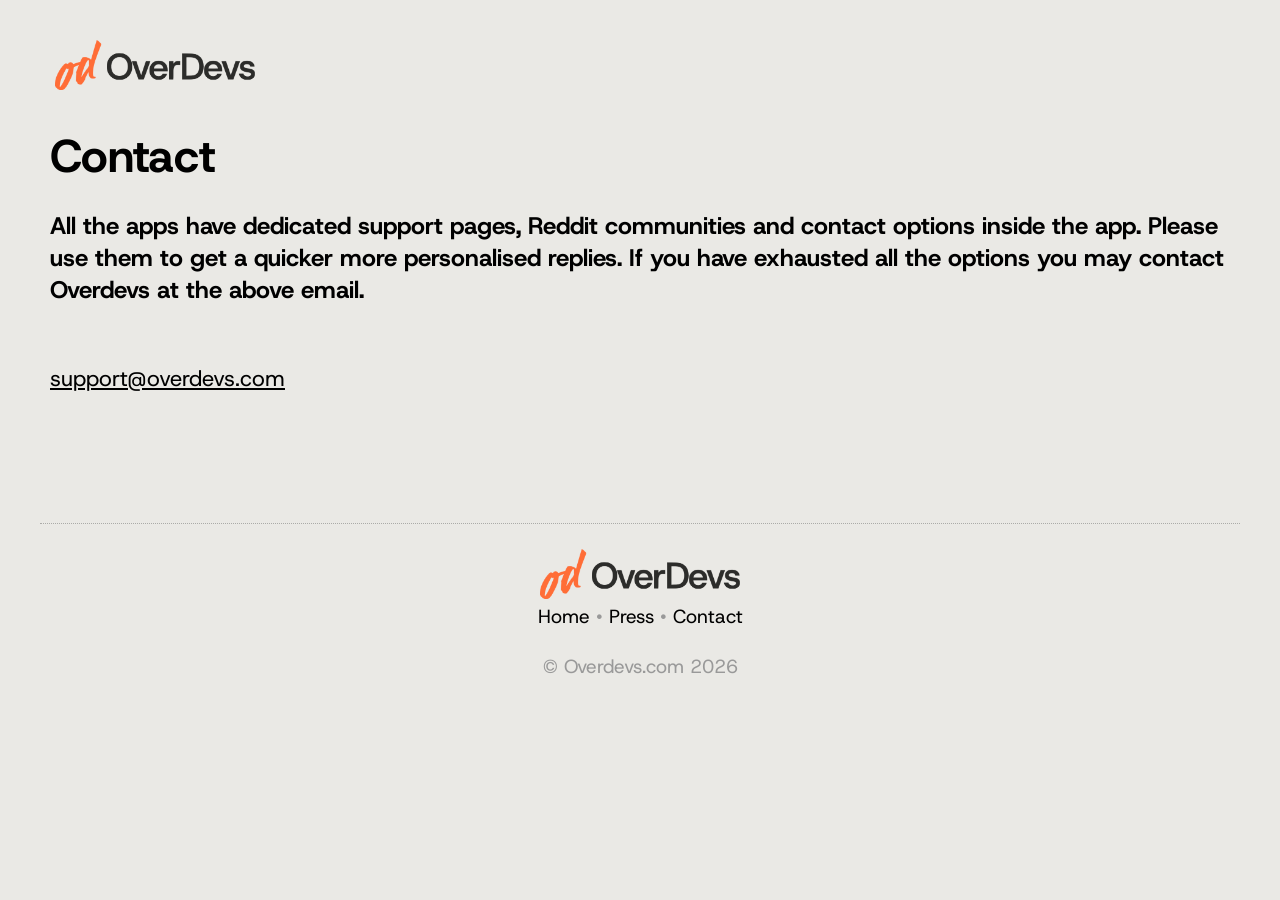
<file: docs/contact.html>
<!DOCTYPE html>
<html>
	<head>
		<meta charset='UTF-8'>
		<meta name="viewport" content="width=device-width, initial-scale=1">
		<title>Contact | OverDevs </title>
<link href="https://fonts.googleapis.com/css2?family=Host+Grotesk:ital,wght@0,300..800;1,300..800&family=Instrument+Serif:ital@0;1&display=swap" rel="stylesheet">
<link href="stylesheet.css" rel="stylesheet">
<meta name="description" content="Contact overdevs. ">
<meta name="keywords" content="Overdevs, Avadhesh, at4k, offchess, kyu, launcher,apps, app, studio">

<meta name="author" content="Avadhesh Bhunwaliya">
<meta name="theme-color" content="#eae9e5">
    <link rel="icon" href="favicon.png" type="image/png" />
    <link rel="shortcut icon" href="favicon.png" type="image/png" /> 
</head>
<body>
<div class="bodywrap">

<div class="header ">
<div class="headerwrap">
<a href="/">
<img src="overdevs4.png" width="200"> 
</a>
</div>
</div>

<div class="page fade-in-section"><div class="pagewrap">
<h1>Contact</h1>
<div class="link">
<strong>All the apps have dedicated support pages, Reddit communities and contact options inside the app. Please use them to get a quicker more personalised replies. If you have exhausted all the options you may contact Overdevs at the above email.</strong><br>
<br>
<a href="">support@overdevs.com</a>
<br><br><br><br><br>
</div>

</div>
<div class="footer">
<div class="footernav">
<img src="overdevs4.png" class="bottomlogo" alt="Overdevs.com">
<a href="/">Home</a> &bull; <a href="/press">Press</a> &bull; <a href="/contact">Contact</a><br><br>
&copy; Overdevs.com 2026
</div></div>
<script>document.addEventListener("DOMContentLoaded", () => {
  // 1. Select all targeted sections
  const sections = document.querySelectorAll('.fade-in-section');

  // 2. Set options for the observer
  const options = {
    root: null,         // Uses the viewport as the container
    rootMargin: "0px",  // Triggers exactly at the viewport boundary
    threshold: 0.1     // Triggers when 15% of the section is visible
  };

  // 3. Define the callback function
  const observer = new IntersectionObserver((entries, observer) => {
    entries.forEach(entry => {
      // If the section enters the viewport
      if (entry.isIntersecting) {
        entry.target.classList.add('is-visible');
        // Stop observing once the animation triggers (optional)
        observer.unobserve(entry.target); 
      }
    });
  }, options);

  // 4. Attach the observer to each section
  sections.forEach(section => {
    observer.observe(section);
  });
});

function toggleme() {

  const target = document.getElementById("navmenu");
  if (target.style.display === "none") {
    target.style.display = "block";
  } else {
    target.style.display = "none";
  }
}
</script></body></html>
</file>
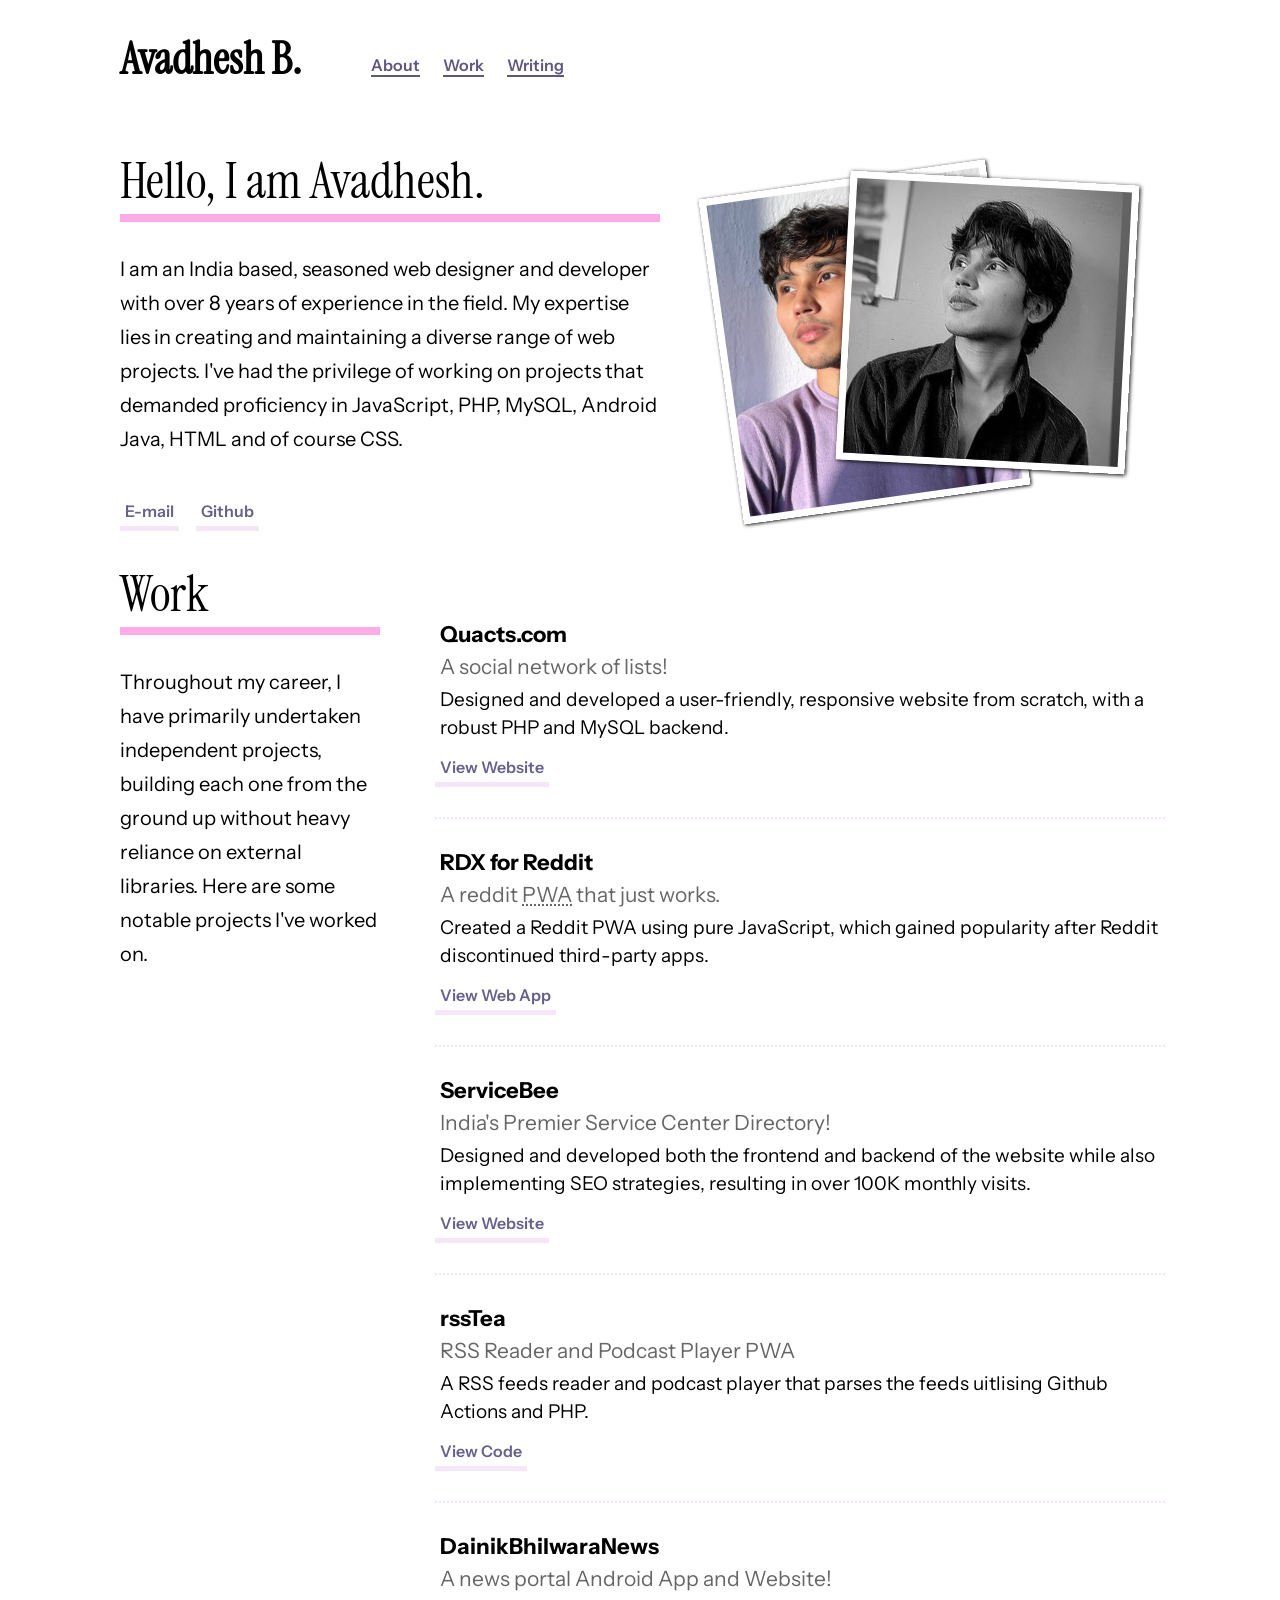
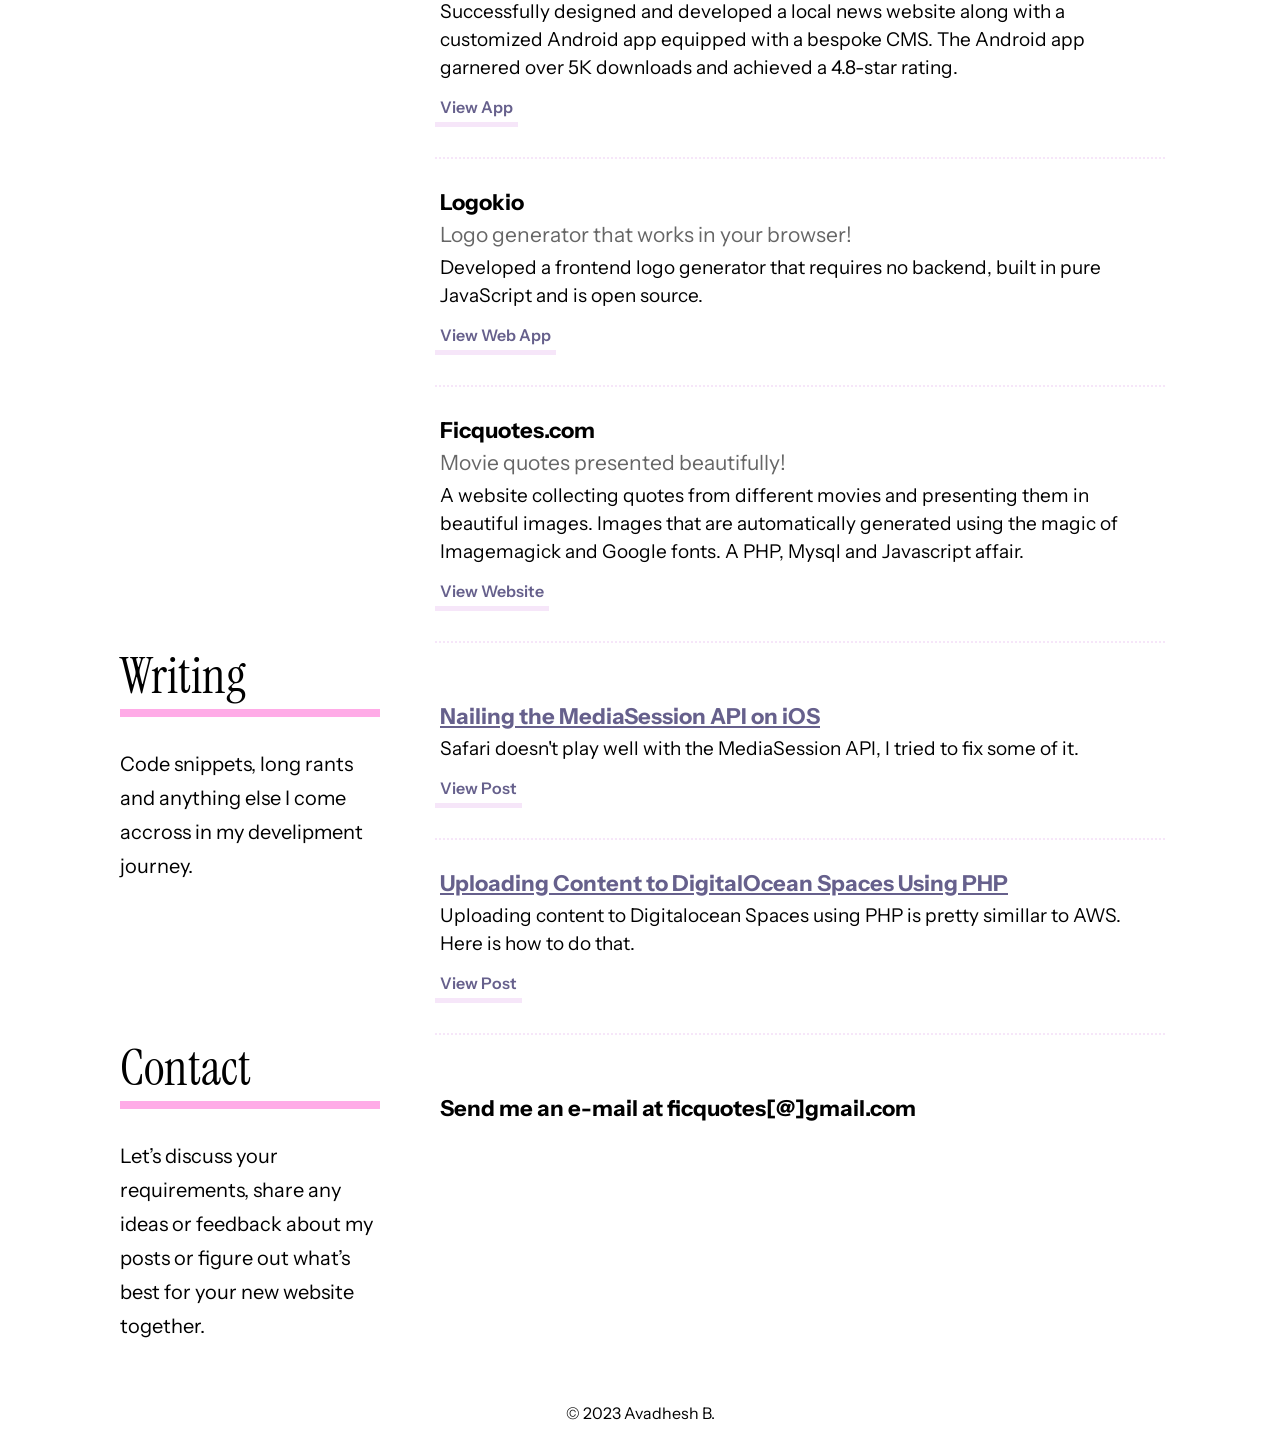
<file: docs/oldindex.html>
<!doctype html><html>
<head>
<title>Avadhesh B. - Overdevs</title>
<meta name="description" content="A little bit of code, a little bit of blog, a whole lot of showoff.">
<meta charset="utf-8">
<link href="https://fonts.googleapis.com/css2?family=Instrument+Sans&family=Instrument+Serif&display=swap" rel="stylesheet">
<meta name="viewport" content="width=device-width, initial-scale=1.0, minimum-scale=1.0">
</head>
<body>
<div class="headerouter"><div class="headerwrap">
<header class="title"><h1>Avadhesh B.</h1></header>
<nav class="menu"><ul>
<li><a href="#about">About</a></li>
<li><a href="#work">Work</a></li>
<li><a href="#writing">Writing</a></li>
</ul></nav></div></div>
<section id="about" class="hp">
<div class="left">
<h2>Hello, I am Avadhesh.</h2>
<p class="abouttext">I am an India based, seasoned web designer and developer with over 8 years of experience in the field. My expertise lies in creating and maintaining a diverse range of web projects. I've had the privilege of working on projects that demanded proficiency in  JavaScript, PHP, MySQL, Android Java, HTML and of course CSS.
</p>
<div class="herolinkwrap">
<a href="mailto:ficquotes@gmail.com" class="herolink">E-mail</a> <a href="https://github.com/avadhesh18" class="herolink">Github</a>
</div>
</div>
<div class="right"><div class="image"><img src="Snapseed.png" alt="Avadhesh's picture" class="image1 i1"/><img src="picc.jpg" alt="Avadhesh's picture" class="image1 i2"/></div></div>
</section>

<section id="work" class="hp">
<div class="left">
<h2>Work</h2>
<p class="abouttext">Throughout my career, I have primarily undertaken independent projects, building each one from the ground up without heavy reliance on external libraries. Here are some notable projects I've worked on.</p>
</div>
<div class="right">
<div class="showcase">
<h3>Quacts.com</h3>
<p class="text"><em>A social network of lists! </em> Designed and developed a user-friendly, responsive website from scratch, with a robust PHP and MySQL backend.
</p><div class="showcaselink"><a class="visit" href="https://quacts.com/" rel="nofollow">View Website</a>
</div>
</div>
<div class="showcase">
<h3>RDX for Reddit</h3>
<p class="text"><em>A reddit <abbr title="Progressive Web App">PWA</abbr> that just works. </em> Created a Reddit PWA using pure JavaScript, which gained popularity after Reddit discontinued third-party apps.
<div class="showcaselink"><a class="visit" href="https://rdx.overdevs.com/" rel="nofollow">View Web App</a>
</div>
</div>
<div class="showcase">
<h3>ServiceBee</h3>
<p class="text"><em>India's Premier Service Center Directory!</em> Designed and developed both the frontend and backend of the website while also implementing SEO strategies, resulting in over 100K monthly visits.
<div class="showcaselink"><a class="visit" href="https://servicebee.in/" rel="nofollow">View Website</a>
</div>
</div>
<div class="showcase">
<h3>rssTea</h3>
<p class="text"><em>RSS Reader and Podcast Player PWA</em> A RSS feeds reader and podcast player that parses the feeds uitlising Github Actions and PHP. <div class="showcaselink"><a class="visit" href="https://github.com/avadhesh18/rssTea" rel="nofollow">View Code</a>
</div>
</div>
<div class="showcase">
<h3>DainikBhilwaraNews</h3>
<p class="text"><em>A news portal Android App and Website!</em> Successfully designed and developed a local news website along with a customized Android app equipped with a bespoke CMS. The Android app garnered over 5K downloads and achieved a 4.8-star rating. <div class="showcaselink"><a class="visit" href="https://play.google.com/store/apps/details?id=com.dainikbhilwaranews" rel="nofollow">View App</a>
</div>
</div>
<div class="showcase">
<h3>Logokio</h3>
<p class="text"><em>Logo generator that works in your browser!</em>  Developed a frontend logo generator that requires no backend, built in pure JavaScript and is open source.
<div class="showcaselink"><a class="visit" href="https://logokio.com/" rel="nofollow">View Web App</a>
</div>
</div>
<div class="showcase">
<h3>Ficquotes.com</h3>
<p class="text"><em>Movie quotes presented beautifully!</em> A website collecting quotes from different movies and presenting them in beautiful images. Images that are automatically generated using the magic of Imagemagick and Google fonts. A PHP, Mysql and Javascript affair.
<div class="showcaselink"><a class="visit" href="https://ficquotes.com/" rel="nofollow">View Website</a>
</div>
</div>
</div>
</section>

<section id="writing" class="hp">
<div class="left">
<h2>Writing</h2>
<p class="abouttext">Code snippets, long rants and anything else I come accross in my develipment journey.</p>
</div>
<div class="right">
<div class="showcase">
<h3><a href="ios-mediasession.html">Nailing the MediaSession API on iOS</a></h3>
<p class="text">Safari doesn't play well with the MediaSession API, I tried to fix some of it.
</p><div class="showcaselink"><a class="visit" href="ios-mediasession.html">View Post</a>
</div>
</div>
<div class="showcase">
<h3><a href="digitalocean-spaces-upload-php.html">Uploading Content to DigitalOcean Spaces Using PHP</a></h3>
<p class="text">Uploading content to Digitalocean Spaces using PHP is pretty simillar to AWS. Here is how to do that.</p><div class="showcaselink"><a class="visit" href="digitalocean-spaces-upload-php.html">View Post</a>
</div>
</div>
</div>
</section>
<section id="contact" class="hp">
<div class="left">
<h2>Contact</h2>
<p class="abouttext">Let’s discuss your requirements, share any ideas or feedback about my posts or figure out what’s best for your new website together.
</p>
</div>
<div class="right">
<div class="showcase">
<h3>Send me an e-mail at ficquotes[@]gmail.com
</h3>
</div>
</div>
</section>
<footer>&copy; 2023 Avadhesh B.</footer>
<style>
body {
    margin: 0;
    font-family: 'Instrument Sans',sans-serif;
}

header.title {
    display: block;
}
.headerouter {
    background: #ffffff;
}

header.title h1 {
    font-family: instrument serif;
    font-size: 44px;
    margin: 30px;
}
.headerwrap {
    display: flex;
    max-width: 1100px;
    margin: 0 auto;
    background: #ffffff;
    margin-bottom: 30px;
}

nav.menu {
    margin: 0px;
    padding: 0px;
    display: block;
}

nav.menu ul {
    list-style-position: inside;
    list-style-type: none;
    padding: 0px;
    margin: 30px;
}

nav.menu ul li {
  background: transparent;
    padding: 20px 0px 0px;
    margin: 5px 10px;
    transition: 0.2s;
    display: inline-block;
    text-decoration: none;
    color: #5e567f;
    border-bottom: 2px solid;
}

nav.menu ul li a {
    color: #60567f;
    font-family: instrument sans,xxx;
    text-decoration: none;
    font-weight: 600;
}

section h2 {
  font-family: 'Instrument Serif';
    font-size: 50px;
    margin: 0px 30px 30px;
    font-weight:normal;
}

.image img {
max-width: 275px;
}

p.abouttext {
  font-size: 20px;
    line-height: 34px;
    margin: 30px;
}


nav.menu ul li:hover {
    border-bottom: 2px solid #ffffff;
}


.left {
    width: 320px;
}

section.hp {
    overflow: hidden;
    clear: both;
    display: flex;
    max-width: 1100px;
    margin: 0 auto;
}

.right {flex: 1; padding-top: 30px;}

.showcase h3 {
    font-size: 22px;
    margin: 30px 30px 5px;
}

.showcase p {
    font-size: 19px;
    line-height: 28px;
    margin: 0px 30px;
}

.showcase em {
    font-size: 21px;
    display: block;
    color: #666;
    font-style: normal;
    margin: 5px 0px;
}
.showcaselink {
    margin: 0px 25px;
    border-bottom: 2px dotted #f6e6f9;
    padding-bottom: 30px;
}
a.visit {
    display: inline-block;
    margin: 10px 0px 0px;
    color: #66608c;
    border-bottom: 5px solid #f6e6f9;
    padding: 5px;
    background: white;
    text-decoration: none;
    font-weight: 600;
    transition:0.5s;

}
section h2:after {
    content: " ";
    width: auto;
    height: 8px;
    background: #ffabe7;
    display: inline-block;
    display: block;
}

.image img {
border: 7px solid white;
    box-shadow: 1px 1px 4px #000;
    transform: rotate(-8deg);
    position: absolute;
    left: 30px;
    transition: 0.1s;
}

.image {clear: both;position: relative;}

img.image1.i2 {
    transform: rotate(3deg);
    left: 153px;
}

section#about .left {
    width: 600px;
}

.image:hover > .i1 {
    z-index: 10;
}


.image {clear: both;position: relative;}

img.image1.i2 {
    transform: rotate(3deg);
    left: 153px;
}

section#about .left {
    width: 600px;
}

.image:hover > .i1 {
    z-index: 10;
}

a.herolink {
    display: inline-block;
    margin: 10px 0px 0px;
    color: #66608c;
    border-bottom: 5px solid #f6e6f9;
    padding: 5px;
    background: white;
    text-decoration: none;
    font-weight: 600;
    margin-right: 14px;
    transition:0.5s;
}
a.herolink:hover, a.visit:hover{
border-bottom: 5px solid #fff;
}
.herolinkwrap {margin:30px;}
.showcase h3 a {
    color: #66608c;
}
footer {
    display: block;
    text-align: center;
    padding: 30px;
}
.showcase h3 a:hover {
    text-decoration: none;
}

@media only screen and (max-width: 600px) {

.headerwrap {
    display: block;
    text-align: center;
    overflow: hidden;
}

header.title h1 {
    margin-bottom: 0px;
}

nav.menu ul {
    margin-top: 0px;
}

section.hp {
    display: block;
}

.left {
    width: auto !important;
}

.right {
    flex: none;
    padding-top: 0px;
}

section#abou .right {
    height: 300px;
}

.image {
    height: 250px;
}

.image img {
    max-width: 50%;
    text-align: center;
}
}
</style>
</body>
</html>
</file>
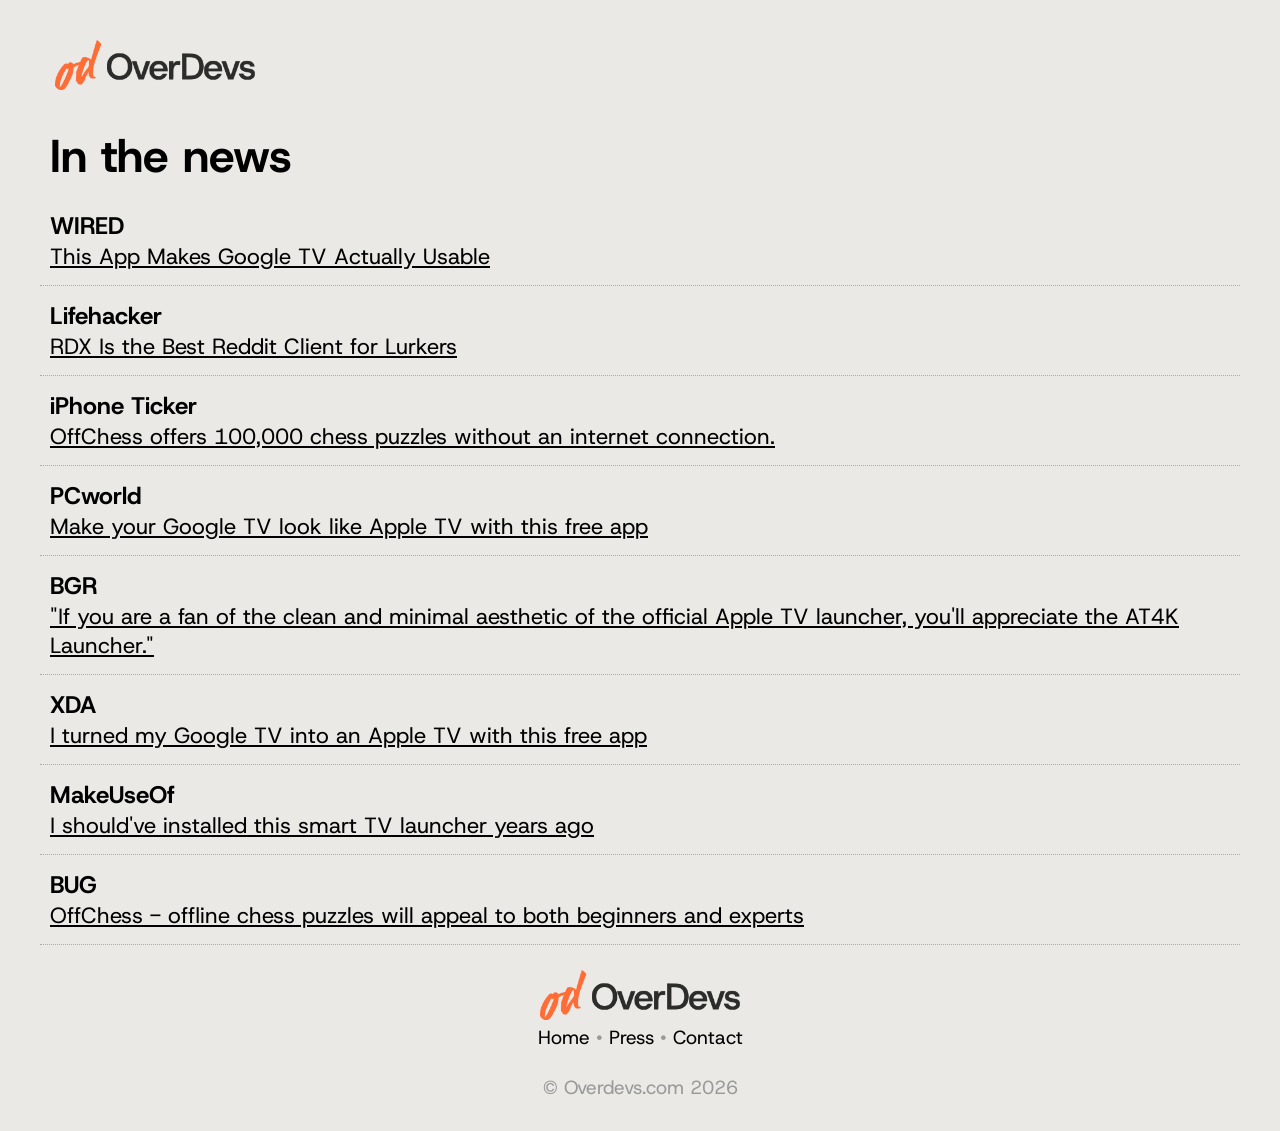
<file: docs/press.html>
<!DOCTYPE html>
<html>
	<head>
		<meta charset='UTF-8'>
		<meta name="viewport" content="width=device-width, initial-scale=1">
		<title>In the News | OverDevs </title>
<link href="https://fonts.googleapis.com/css2?family=Host+Grotesk:ital,wght@0,300..800;1,300..800&family=Instrument+Serif:ital@0;1&display=swap" rel="stylesheet">
<link href="stylesheet.css" rel="stylesheet">
<meta name="description" content="Overdevs in the news. ">
<meta name="keywords" content="Overdevs, Avadhesh, at4k, offchess, kyu, launcher,apps, app, studio">

<meta name="author" content="Avadhesh Bhunwaliya">
<meta name="theme-color" content="#eae9e5">
    <link rel="icon" href="favicon.png" type="image/png" />
    <link rel="shortcut icon" href="favicon.png" type="image/png" /> 
</head>
<body>
<div class="bodywrap">

<div class="header ">
<div class="headerwrap"><a href="/">
<img src="overdevs4.png" width="200"> </a>

</div>
</div>

<div class="page fade-in-section"><div class="pagewrap">
<h1>In the news</h1>
<div class="link">
<strong>WIRED</strong>
<a href="https://www.wired.com/story/at4k-app-makes-google-tv-actually-usable/">This App Makes Google TV Actually Usable</a>
</div>
<div class="link">
<strong>Lifehacker</strong>
<a href="https://lifehacker.com/tech/rdx-is-a-clean-reddit-client-for-lurkers?test_uuid=zXnWOLjQQwkYjMVwrvo5w&test_variant=A">RDX Is the Best Reddit Client for Lurkers</a>
</div>
<div class="link">
<strong>iPhone Ticker</strong>
<a href="https://www.iphone-ticker.de/offchess-bietet-100-000-schachraetsel-ohne-internetverbindung-259793/">OffChess offers 100,000 chess puzzles without an internet connection.
</a>
</div>
<div class="link">
<strong>PCworld</strong>
<a href="https://www.pcworld.com/article/3046242/make-your-google-tv-look-like-apple-tv-with-this-free-app.html">Make your Google TV look like Apple TV with this free app
</a>
</div>

<div class="link">
<strong>BGR</strong>
<a href="https://www.bgr.com/2140758/best-smart-tv-launchers-you-can-try/">"If you are a fan of the clean and minimal aesthetic of the official Apple TV launcher, you'll appreciate the AT4K Launcher."</a>
</div>

<div class="link">
<strong>XDA</strong>
<a href="https://www.xda-developers.com/turned-google-tv-into-apple-tv-free-app/">I turned my Google TV into an Apple TV with this free app</a>
</div>

<div class="link">
<strong>MakeUseOf</strong>
<a href="https://www.makeuseof.com/use-at4k-launcher-google-android-tv/">I should've installed this smart TV launcher years ago
</a>
</div>


<div class="link">
<strong>BUG</strong>
<a href="https://www.bug.hr/appdana/offchess-rjesavanje-zagonetki-u-sahu-dopast-ce-se-i-pocetnicima-i-znalcima-52507">OffChess - offline chess puzzles will appeal to both beginners and experts</a>
</div>



</div>
<div class="footer">
<div class="footernav">
<img src="overdevs4.png" class="bottomlogo" alt="Overdevs.com">
<a href="/">Home</a> &bull; <a href="/press">Press</a> &bull; <a href="/contact">Contact</a><br><br>
&copy; Overdevs.com 2026
</div></div>

<style>
</style>
<script>document.addEventListener("DOMContentLoaded", () => {
  // 1. Select all targeted sections
  const sections = document.querySelectorAll('.fade-in-section');

  // 2. Set options for the observer
  const options = {
    root: null,         // Uses the viewport as the container
    rootMargin: "0px",  // Triggers exactly at the viewport boundary
    threshold: 0.1     // Triggers when 15% of the section is visible
  };

  // 3. Define the callback function
  const observer = new IntersectionObserver((entries, observer) => {
    entries.forEach(entry => {
      // If the section enters the viewport
      if (entry.isIntersecting) {
        entry.target.classList.add('is-visible');
        // Stop observing once the animation triggers (optional)
        observer.unobserve(entry.target); 
      }
    });
  }, options);

  // 4. Attach the observer to each section
  sections.forEach(section => {
    observer.observe(section);
  });
});

function toggleme() {

  const target = document.getElementById("navmenu");
  if (target.style.display === "none") {
    target.style.display = "block";
  } else {
    target.style.display = "none";
  }
}
</script></body></html>
</file>
<file: docs/stylesheet.css>
body {
    margin: 0;
    font-family:host grotesk;
        font-family: host grotesk;
    background: #eae9e5;
}
.bodywrap {padding:10px;}
.header img {
    max-width: 300px;
}

.header {
       background: white;
    padding: 10px 15px;
    margin: 30px;
    max-width: 1200px;
    margin: 20px auto;
    border-radius: 30px;
    box-sizing: border-box;
        background: transparent;
}
.headerwrap{
     align-items: center;
    display: flex;
    max-width: 1200px;
    margin: 0 auto;
        display: flex;
    align-items: center;
    justify-content: space-between;
}
.icon {border-radius:14px;margin-right:8px;}

.hero {
    overflow: hidden;
    background: transparent;
}

.herowrap {
    max-width: 1200px;
    margin: 0 auto;
    display: flex;
    padding: 40px;
    background: black;
    margin: 20px auto;
    box-sizing: border-box;
    border-radius: 22px;
        align-items: center;
    justify-content: center;
    
}

.hero h1 {
     max-width: 460px;
    font-size: 62px;
    color: white;
    font-family: instrument serif, sssss;
    font-weight: 400;
    line-height: 59px;
}
.center {
    padding: 20px;
    text-align: center;
    font-size: 22px;
}

.logos img {
    height: 28px;
    margin: 15px;
}



.logos {
    text-align: center;
    margin:10px;
}
h2 {
    margin: 0 auto;
    text-align: center;
    font-size: 44px;
    font-family: 'Instrument Serif';
    padding: 30px;
}

.appboxinside {

    margin: 0 auto;
    width: 800px;
    display: flex;
    align-items: center;
    justify-content: space-around;
    padding: 30px;
    box-sizing: border-box;
    margin: 30px auto;
    border-radius: 39px;
}
.at4k .appboxinside {
    background: radial-gradient(circle at bottom, #d2dcef, #c7e3d726);
}

.abi img {
    width: 150px;
    border-radius: 30px;
}

.abl h3 {
    font-size: 45px;
    margin: 10px 0px;
}

.abl p {
    font-size: 25px;
}

p.quote {
    font-family: 'Instrument Serif';
}

.abi {
    margin-left: 40px;
}
.offchess .appboxinside {
    background: radial-gradient(circle at bottom, #eae9e5, #88e64a40);
}
.rdx .appboxinside {
    background: radial-gradient(circle at bottom, #eae9e5, #c897ff2e);
}
.appbox.avadhesh img {
width:200px;
    filter: drop-shadow(4px 0 0px #d0cfcb) 
          drop-shadow(-4px 0 0px #d0cfcb) 
          drop-shadow(0 4px 0px #d0cfcb) 
          drop-shadow(0 -4px 0px #d0cfcb);
}
.video video {
    width: 474px;
}

.rightside {
    position: relative;
}

.overvideo {
    position: absolute;
    top: 0;
    left: 0;
    right: 0;
    bottom: 0;
    width: 100%;
    background: linear-gradient(45deg, black, transparent);
    text-align: center;
}

.number1 {
    background: #00000021;
    margin: 30px auto;
    text-align: center;
    width: 149px;
    font-size: 22px;
    color: white;
    border-radius: 12px;
    padding: 17px;
    backdrop-filter: blur(16px);
    text-transform: uppercase;
    border: 1px solid #ffffff2b;
}
.links img {
    height: 37px;
}

.links a {
    text-decoration: none;
    margin-right: 22px;
}

.links {
    padding: 10px;
    display:flex;
    align-items: center;
    justify-content: start;
    transition: 0.5s;
}

.links a:hover {
    transform: scale(1.2);
    transition: 0.5s;
}
.nav {
    align-items: center;
    display: flex;
}

.nav a {
    text-decoration: none;
    color: black;
    margin-right: 30px;
    font-size: 21px;
    letter-spacing: -1px;
}

.nav img {
    height: 20px;
}
.appbox.avadhesh .appboxinside {
    background: radial-gradient(circle at bottom, #ffffff, #ffffff2e);
}
.fade-in-section {
  opacity: 0;
  transform: translateY(30px);
  transition: opacity 0.8s ease-out, transform 0.8s ease-out;
  will-change: opacity, transform; /* Optimizes browser performance */
}

/* Active state: fully visible and in place */
.fade-in-section.is-visible {
  opacity: 1;
  transform: translateY(0);
}
.nav a {position:relative;}
.nav a::after {
  content: '';
  position: absolute;
  left: 50%;
  bottom: -2px;
  width: 0;
  height: 2px;
  background-color: #ff6d37;
  transition: width 0.2s ease-in-out, left 0.2s ease-in-out;
}

.nav a:hover::after {
  width: 100%;
  left: 0;
}
.kyu .appboxinside {
    background: radial-gradient(circle at bottom, #eae9e5, #4717eb21);
        background: radial-gradient(circle at bottom, #5639b754, #eae9e5);

}
div#menubutton {
    display: none;
}
img.bottomlogo {
      width: 200px;
    display: block;
    margin: 0px 0px 9px;
    text-align: center;
    margin: 5px auto;
}

.footernav {color: #999;padding: 5px 0px 7px;font-size:19px;}

.footer {
    background: transparent;
    padding: 15px;
}

.footernav a {
    text-decoration: none;
    color: black;
}
.footernav{max-width:1200px; margin:0 auto;text-align:center;}
.pagewrap {
    max-width: 1200px;
    margin: 0 auto;
}

.page {}

.link {
    border-bottom: 1px dotted #0004;
    font-size: 22px;
    padding: 14px 10px;
}

.link strong {
    display: block;
}

.link a {
    color: black;
    text-decoration: underline;
}

.link strong {
    font-size: 24px;
}

.page h1 {
    margin: 10px;
    font-size: 46px;
}
@media screen and (max-width: 768px) {
div#menubutton {
    display: block;
    padding: 6px;
        margin-top: 10px;
        transform: scale(1.2);
}
.header img {
    max-width: 180px;
}
.nav {
    position: absolute;
    right: 0;
    width: 100%;
    z-index: 10000;
    text-align: right;
    display: block;
    background: white;
    padding: 10px;
    top: 94px;
    display:none;
}

.nav a {
    display: block;
    padding: 5px;
}
.herowrap {
    flex-direction: column;
    border-radius: 10px;
}

.hero h1 {
    font-size: 44px;
    max-width: 100%;
    margin: 10px 0px;
}

.logos img {
    height: 22px;
}

.appboxinside {
    width: 100%;
    flex-direction: column-reverse;
    align-items: start;
}

.abi img {
    width: 95px;
    border-radius: 28px;
}

.abi {
    margin-left: 0px;
}

.abl h3 {
    font-size: 40px;
    margin: 8px 0px;
}
}
</file>
